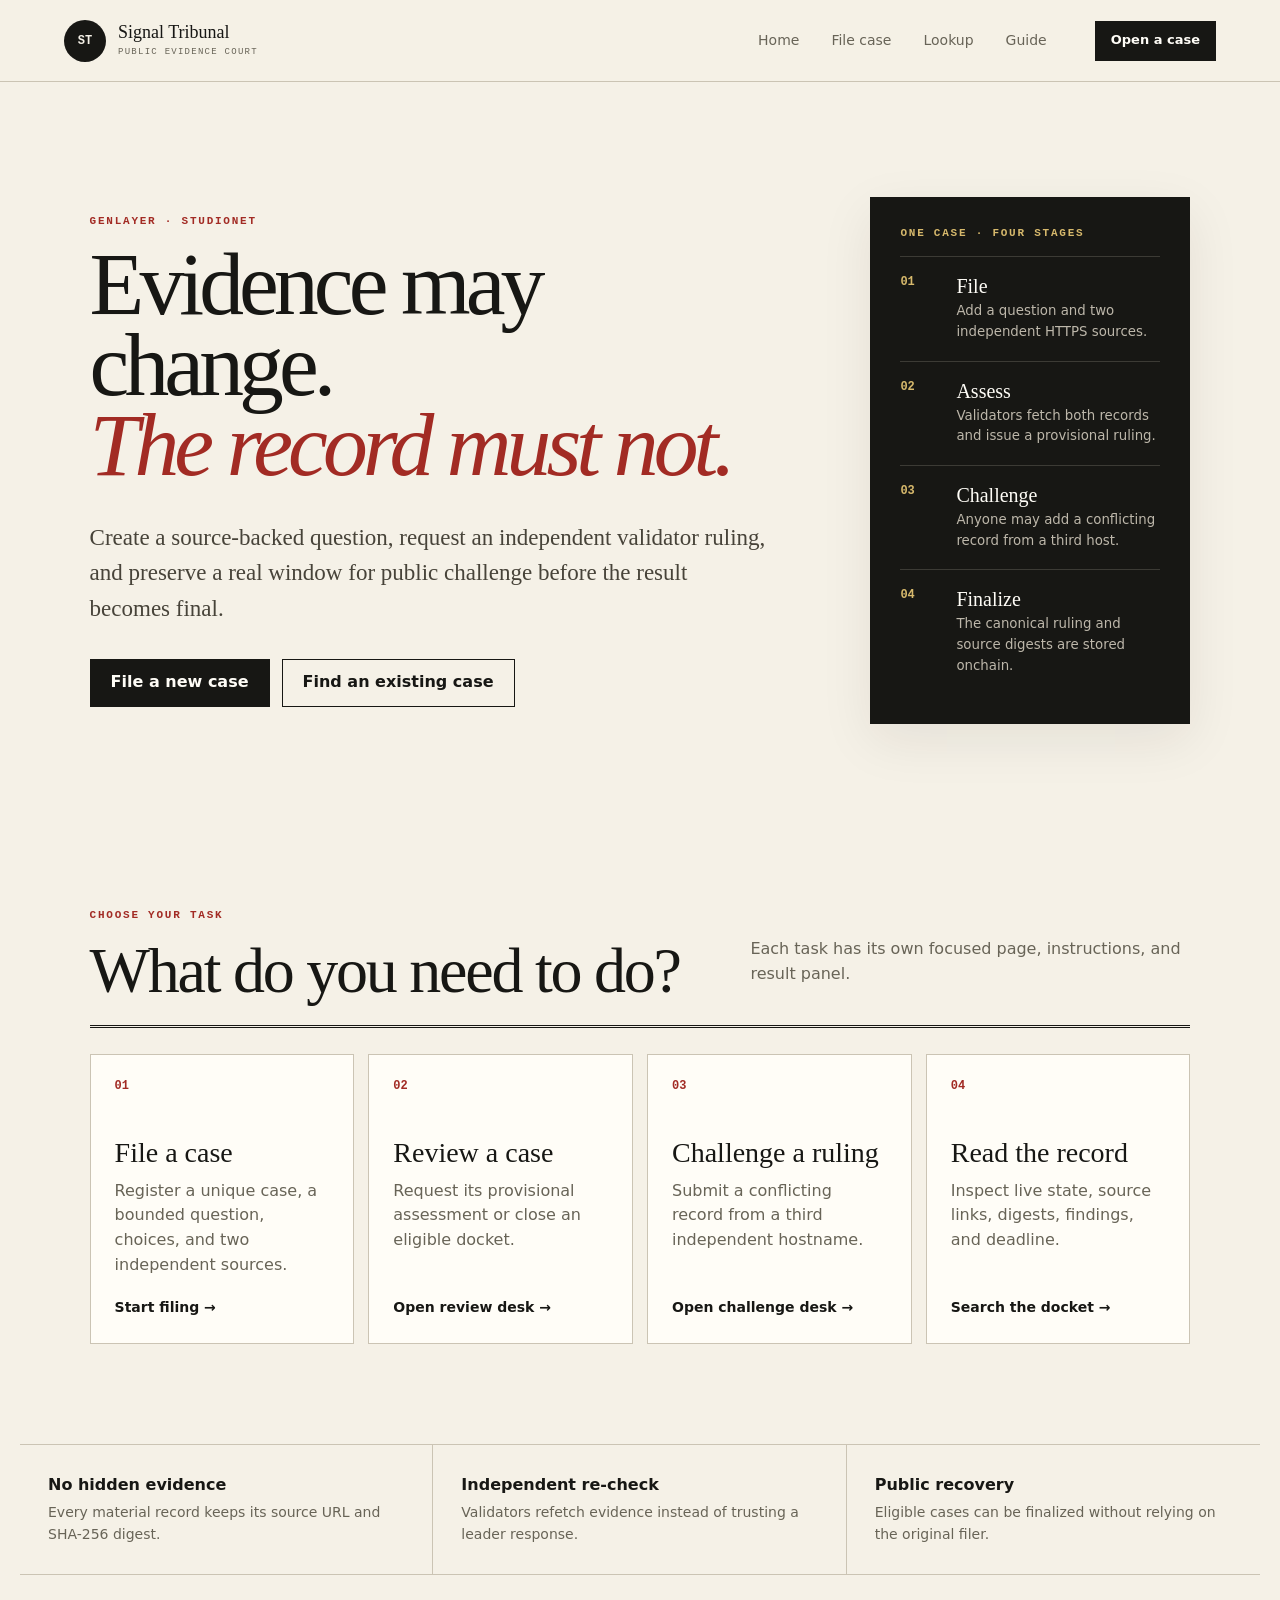
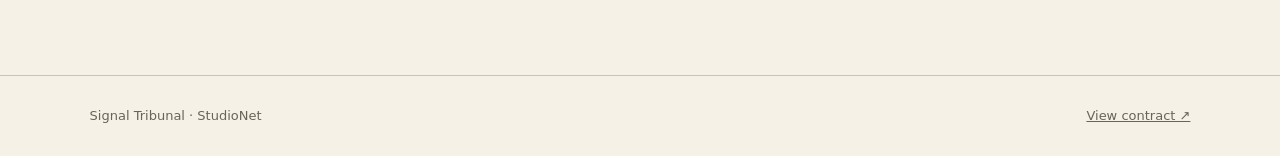
<file: docket_app/index.html>
<!doctype html><html lang="en"><head><meta charset="utf-8"><meta name="viewport" content="width=device-width,initial-scale=1"><meta name="description" content="Challengeable, validator-reviewed rulings on GenLayer."><title>Signal Tribunal · Public evidence court</title><link rel="stylesheet" href="./app.css?v=20260914c"></head><body data-page="home">
<header class="site-header"><a class="brand" href="./index.html"><span class="brand-mark">ST</span><span>Signal Tribunal<small>Public evidence court</small></span></a><nav aria-label="Main navigation"><a data-nav="home" href="./index.html">Home</a><a data-nav="file" href="./file.html">File case</a><a data-nav="lookup" href="./lookup.html">Lookup</a><a data-nav="guide" href="./guide.html">Guide</a></nav><a class="button compact" href="./file.html">Open a case</a></header>
<main><section class="hero"><div><p class="eyebrow">GENLAYER · STUDIONET</p><h1>Evidence may change.<br><em>The record must not.</em></h1><p class="lede">Create a source-backed question, request an independent validator ruling, and preserve a real window for public challenge before the result becomes final.</p><div class="actions"><a class="button" href="./file.html">File a new case</a><a class="button secondary" href="./lookup.html">Find an existing case</a></div></div><aside class="hero-card"><p class="eyebrow">ONE CASE · FOUR STAGES</p><ol class="steps"><li><span>01</span><div><b>File</b><small>Add a question and two independent HTTPS sources.</small></div></li><li><span>02</span><div><b>Assess</b><small>Validators fetch both records and issue a provisional ruling.</small></div></li><li><span>03</span><div><b>Challenge</b><small>Anyone may add a conflicting record from a third host.</small></div></li><li><span>04</span><div><b>Finalize</b><small>The canonical ruling and source digests are stored onchain.</small></div></li></ol></aside></section>
<section class="section"><div class="section-head"><div><p class="eyebrow">CHOOSE YOUR TASK</p><h2>What do you need to do?</h2></div><p>Each task has its own focused page, instructions, and result panel.</p></div><div class="task-grid"><a class="task-card" href="./file.html"><span>01</span><h3>File a case</h3><p>Register a unique case, a bounded question, choices, and two independent sources.</p><b>Start filing →</b></a><a class="task-card" href="./review.html"><span>02</span><h3>Review a case</h3><p>Request its provisional assessment or close an eligible docket.</p><b>Open review desk →</b></a><a class="task-card" href="./challenge.html"><span>03</span><h3>Challenge a ruling</h3><p>Submit a conflicting record from a third independent hostname.</p><b>Open challenge desk →</b></a><a class="task-card" href="./lookup.html"><span>04</span><h3>Read the record</h3><p>Inspect live state, source links, digests, findings, and deadline.</p><b>Search the docket →</b></a></div></section>
<section class="trust-strip"><div><b>No hidden evidence</b><span>Every material record keeps its source URL and SHA-256 digest.</span></div><div><b>Independent re-check</b><span>Validators refetch evidence instead of trusting a leader response.</span></div><div><b>Public recovery</b><span>Eligible cases can be finalized without relying on the original filer.</span></div></section></main>
<footer><span>Signal Tribunal · StudioNet</span><a href="https://explorer-studio.genlayer.com/address/0xCc2360351758b16E79A475C257Fb3160490b8CdD" target="_blank" rel="noreferrer">View contract ↗</a></footer><script type="module" src="./app.js?v=20260914c"></script></body></html>
</file>
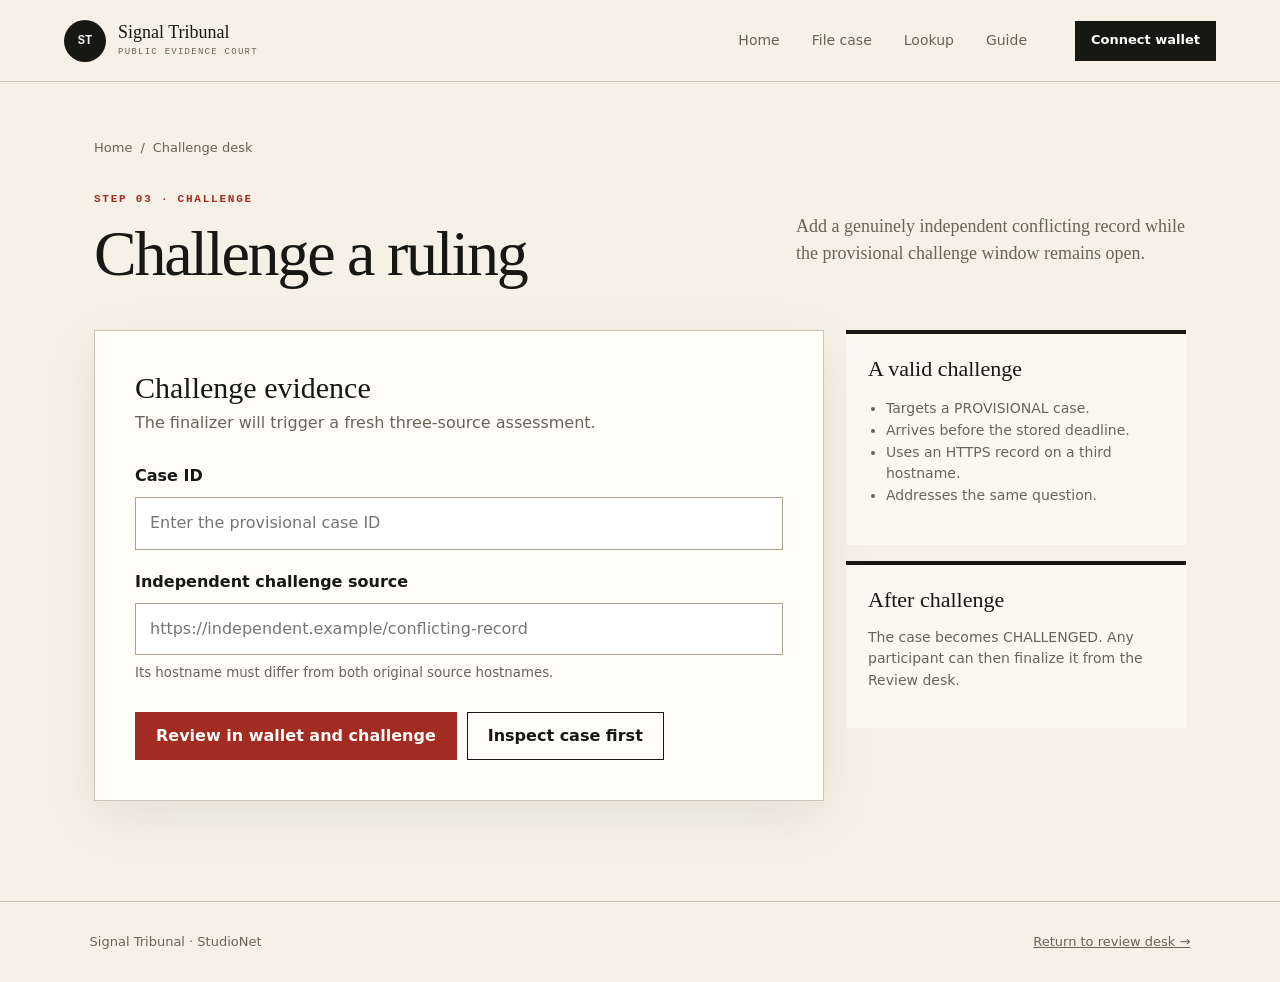
<file: docket_app/challenge.html>
<!doctype html><html lang="en"><head><meta charset="utf-8"><meta name="viewport" content="width=device-width,initial-scale=1"><title>Challenge a ruling · Signal Tribunal</title><link rel="stylesheet" href="./app.css?v=20260914c"></head><body data-page="challenge"><header class="site-header"><a class="brand" href="./index.html"><span class="brand-mark">ST</span><span>Signal Tribunal<small>Public evidence court</small></span></a><nav aria-label="Main navigation"><a data-nav="home" href="./index.html">Home</a><a data-nav="file" href="./file.html">File case</a><a data-nav="lookup" href="./lookup.html">Lookup</a><a data-nav="guide" href="./guide.html">Guide</a></nav><button class="button compact" id="connect" type="button" data-wallet>Connect wallet</button></header><main class="page-shell"><div class="breadcrumbs"><a href="./index.html">Home</a><span>/</span><span>Challenge desk</span></div><section class="page-intro"><div><p class="eyebrow">STEP 03 · CHALLENGE</p><h1>Challenge a ruling</h1></div><p>Add a genuinely independent conflicting record while the provisional challenge window remains open.</p></section><div class="workspace"><section class="panel"><h2>Challenge evidence</h2><p class="hint">The finalizer will trigger a fresh three-source assessment.</p><form id="challenge-form"><label class="field"><span>Case ID</span><input id="case-id" data-case-id required placeholder="Enter the provisional case ID"></label><label class="field"><span>Independent challenge source</span><input id="challenge-source" required type="url" pattern="https://.*" placeholder="https://independent.example/conflicting-record"><small>Its hostname must differ from both original source hostnames.</small></label><div class="panel-actions"><button class="button danger" type="submit">Review in wallet and challenge</button><a class="button secondary" href="./lookup.html">Inspect case first</a></div></form><div id="status" class="status-panel hidden"><span class="status-label">CHALLENGE STATUS</span><p data-status-text></p><div id="record" class="record"></div></div></section><aside><div class="sidebar-card"><h3>A valid challenge</h3><ul><li>Targets a PROVISIONAL case.</li><li>Arrives before the stored deadline.</li><li>Uses an HTTPS record on a third hostname.</li><li>Addresses the same question.</li></ul></div><div class="sidebar-card"><h3>After challenge</h3><p>The case becomes CHALLENGED. Any participant can then finalize it from the Review desk.</p></div></aside></div></main><footer><span>Signal Tribunal · StudioNet</span><a href="./review.html">Return to review desk →</a></footer><script type="module" src="./app.js?v=20260914c"></script></body></html>
</file>
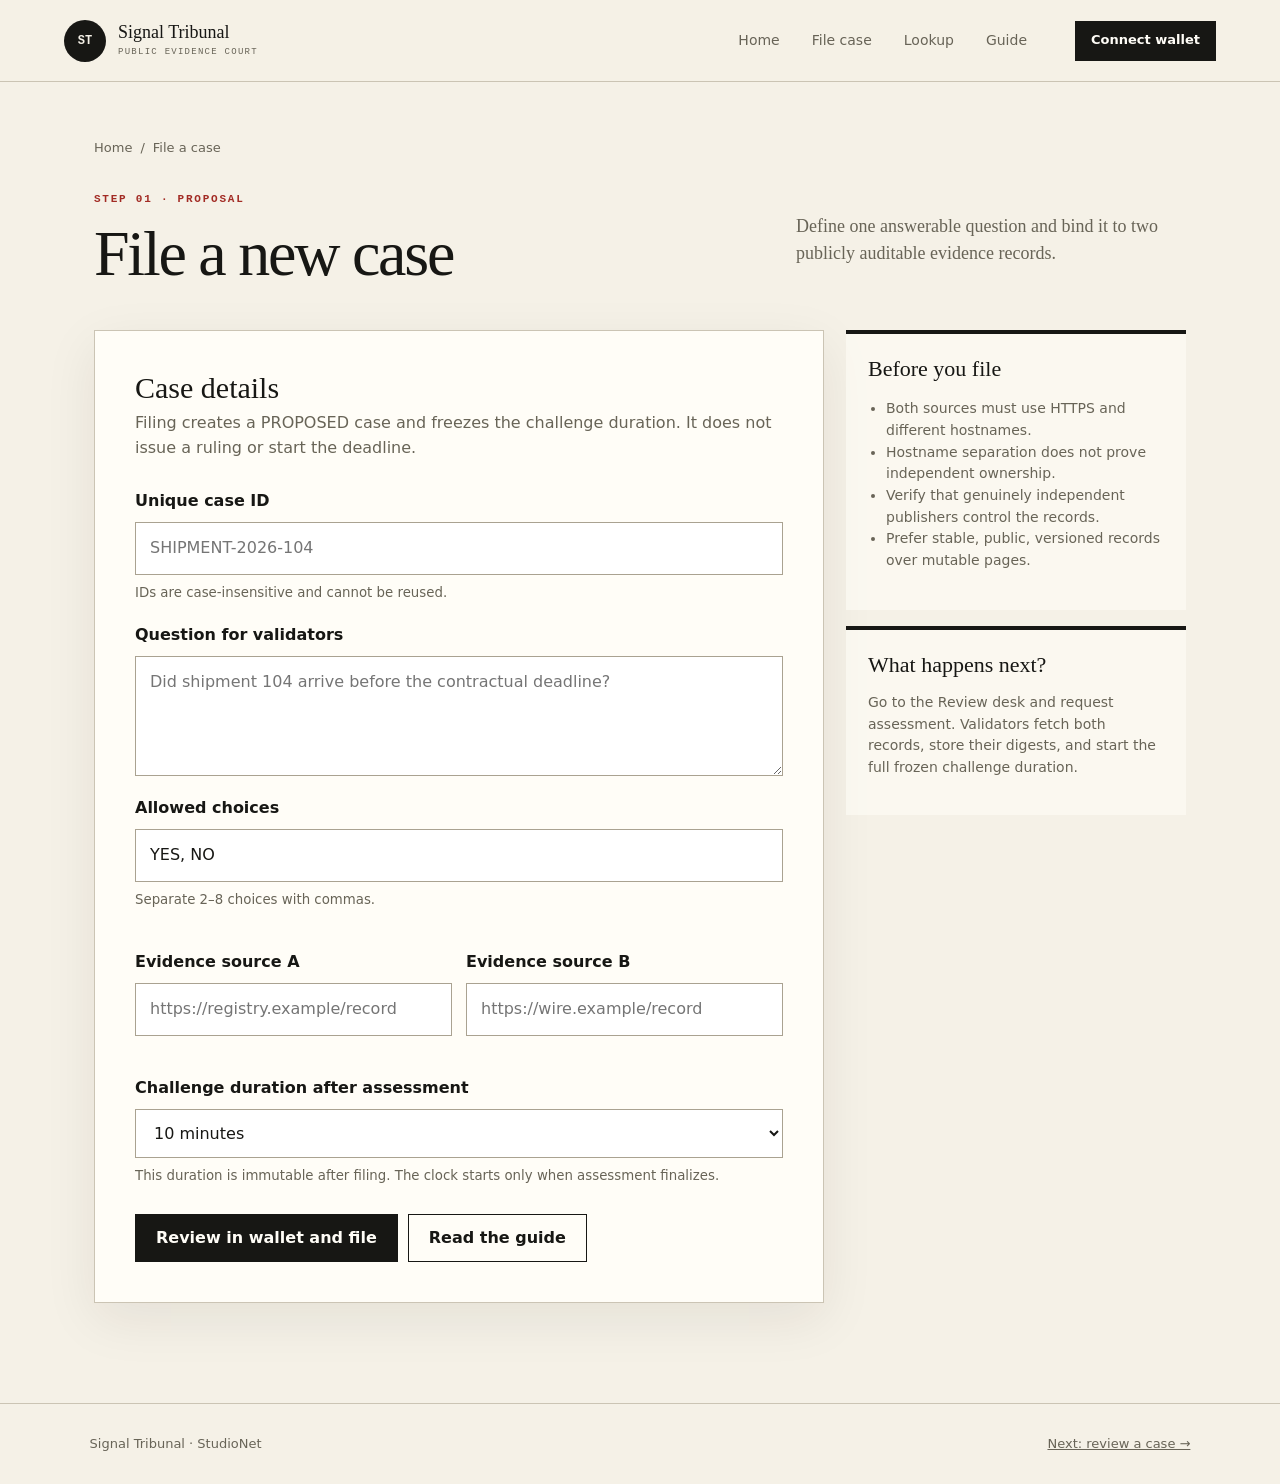
<file: docket_app/file.html>
<!doctype html>
<html lang="en">
<head>
  <meta charset="utf-8">
  <meta name="viewport" content="width=device-width,initial-scale=1">
  <title>File a case · Signal Tribunal</title>
  <link rel="stylesheet" href="./app.css?v=20260914c">
</head>
<body data-page="file">
  <header class="site-header">
    <a class="brand" href="./index.html"><span class="brand-mark">ST</span><span>Signal Tribunal<small>Public evidence court</small></span></a>
    <nav aria-label="Main navigation"><a data-nav="home" href="./index.html">Home</a><a data-nav="file" href="./file.html">File case</a><a data-nav="lookup" href="./lookup.html">Lookup</a><a data-nav="guide" href="./guide.html">Guide</a></nav>
    <button class="button compact" id="connect" type="button" data-wallet>Connect wallet</button>
  </header>
  <main class="page-shell">
    <div class="breadcrumbs"><a href="./index.html">Home</a><span>/</span><span>File a case</span></div>
    <section class="page-intro"><div><p class="eyebrow">STEP 01 · PROPOSAL</p><h1>File a new case</h1></div><p>Define one answerable question and bind it to two publicly auditable evidence records.</p></section>
    <div class="workspace">
      <section class="panel">
        <h2>Case details</h2>
        <p class="hint">Filing creates a PROPOSED case and freezes the challenge duration. It does not issue a ruling or start the deadline.</p>
        <form id="file-form">
          <label class="field"><span>Unique case ID</span><input id="case-id" data-case-id required maxlength="72" placeholder="SHIPMENT-2026-104"><small>IDs are case-insensitive and cannot be reused.</small></label>
          <label class="field"><span>Question for validators</span><textarea id="question" required minlength="20" maxlength="1000" placeholder="Did shipment 104 arrive before the contractual deadline?"></textarea></label>
          <label class="field"><span>Allowed choices</span><input id="choices" required value="YES, NO"><small>Separate 2–8 choices with commas.</small></label>
          <div class="split">
            <label class="field"><span>Evidence source A</span><input id="source-a" required type="url" pattern="https://.*" placeholder="https://registry.example/record"></label>
            <label class="field"><span>Evidence source B</span><input id="source-b" required type="url" pattern="https://.*" placeholder="https://wire.example/record"></label>
          </div>
          <label class="field"><span>Challenge duration after assessment</span><select id="window"><option value="600">10 minutes</option><option value="3600">1 hour</option><option value="86400">24 hours</option></select><small>This duration is immutable after filing. The clock starts only when assessment finalizes.</small></label>
          <div class="panel-actions"><button class="button" type="submit">Review in wallet and file</button><a class="button secondary" href="./guide.html">Read the guide</a></div>
        </form>
        <div id="status" class="status-panel hidden"><span class="status-label">TRANSACTION STATUS</span><p data-status-text></p><div id="record" class="record"></div></div>
      </section>
      <aside>
        <div class="sidebar-card"><h3>Before you file</h3><ul><li>Both sources must use HTTPS and different hostnames.</li><li>Hostname separation does not prove independent ownership.</li><li>Verify that genuinely independent publishers control the records.</li><li>Prefer stable, public, versioned records over mutable pages.</li></ul></div>
        <div class="sidebar-card"><h3>What happens next?</h3><p>Go to the Review desk and request assessment. Validators fetch both records, store their digests, and start the full frozen challenge duration.</p></div>
      </aside>
    </div>
  </main>
  <footer><span>Signal Tribunal · StudioNet</span><a href="./review.html">Next: review a case →</a></footer>
  <script type="module" src="./app.js?v=20260914c"></script>
</body>
</html>
</file>
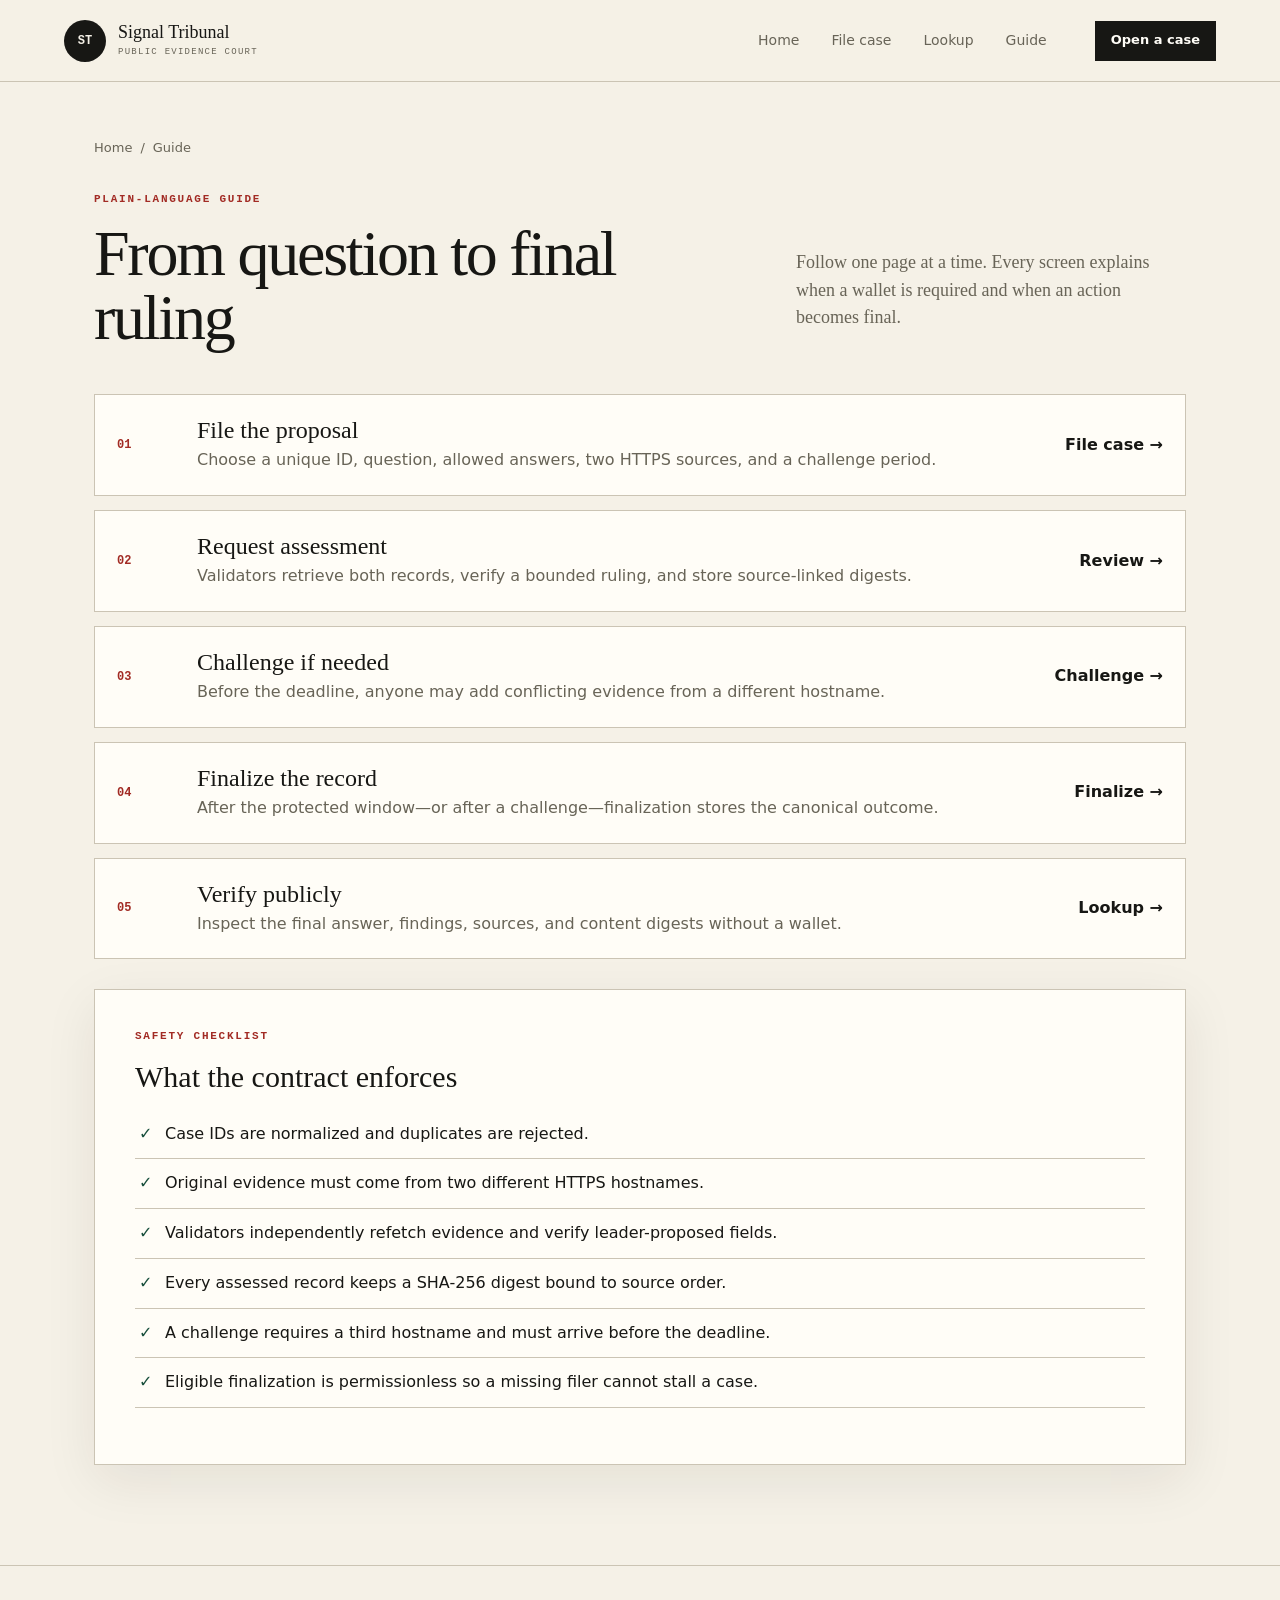
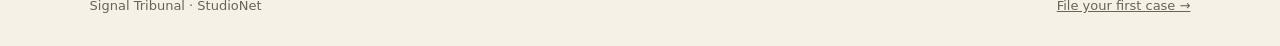
<file: docket_app/guide.html>
<!doctype html><html lang="en"><head><meta charset="utf-8"><meta name="viewport" content="width=device-width,initial-scale=1"><title>How it works · Signal Tribunal</title><link rel="stylesheet" href="./app.css?v=20260914c"></head><body data-page="guide"><header class="site-header"><a class="brand" href="./index.html"><span class="brand-mark">ST</span><span>Signal Tribunal<small>Public evidence court</small></span></a><nav aria-label="Main navigation"><a data-nav="home" href="./index.html">Home</a><a data-nav="file" href="./file.html">File case</a><a data-nav="lookup" href="./lookup.html">Lookup</a><a data-nav="guide" href="./guide.html">Guide</a></nav><a class="button compact" href="./file.html">Open a case</a></header><main class="page-shell"><div class="breadcrumbs"><a href="./index.html">Home</a><span>/</span><span>Guide</span></div><section class="page-intro"><div><p class="eyebrow">PLAIN-LANGUAGE GUIDE</p><h1>From question to final ruling</h1></div><p>Follow one page at a time. Every screen explains when a wallet is required and when an action becomes final.</p></section><section class="route-cards"><a class="route-card" href="./file.html"><span>01</span><div><h3>File the proposal</h3><p>Choose a unique ID, question, allowed answers, two HTTPS sources, and a challenge period.</p></div><strong>File case →</strong></a><a class="route-card" href="./review.html"><span>02</span><div><h3>Request assessment</h3><p>Validators retrieve both records, verify a bounded ruling, and store source-linked digests.</p></div><strong>Review →</strong></a><a class="route-card" href="./challenge.html"><span>03</span><div><h3>Challenge if needed</h3><p>Before the deadline, anyone may add conflicting evidence from a different hostname.</p></div><strong>Challenge →</strong></a><a class="route-card" href="./review.html"><span>04</span><div><h3>Finalize the record</h3><p>After the protected window—or after a challenge—finalization stores the canonical outcome.</p></div><strong>Finalize →</strong></a><a class="route-card" href="./lookup.html"><span>05</span><div><h3>Verify publicly</h3><p>Inspect the final answer, findings, sources, and content digests without a wallet.</p></div><strong>Lookup →</strong></a></section><section class="panel" style="margin-top:30px"><p class="eyebrow">SAFETY CHECKLIST</p><h2>What the contract enforces</h2><ul class="checklist"><li>Case IDs are normalized and duplicates are rejected.</li><li>Original evidence must come from two different HTTPS hostnames.</li><li>Validators independently refetch evidence and verify leader-proposed fields.</li><li>Every assessed record keeps a SHA-256 digest bound to source order.</li><li>A challenge requires a third hostname and must arrive before the deadline.</li><li>Eligible finalization is permissionless so a missing filer cannot stall a case.</li></ul></section></main><footer><span>Signal Tribunal · StudioNet</span><a href="./file.html">File your first case →</a></footer><script type="module" src="./app.js?v=20260914c"></script></body></html>
</file>
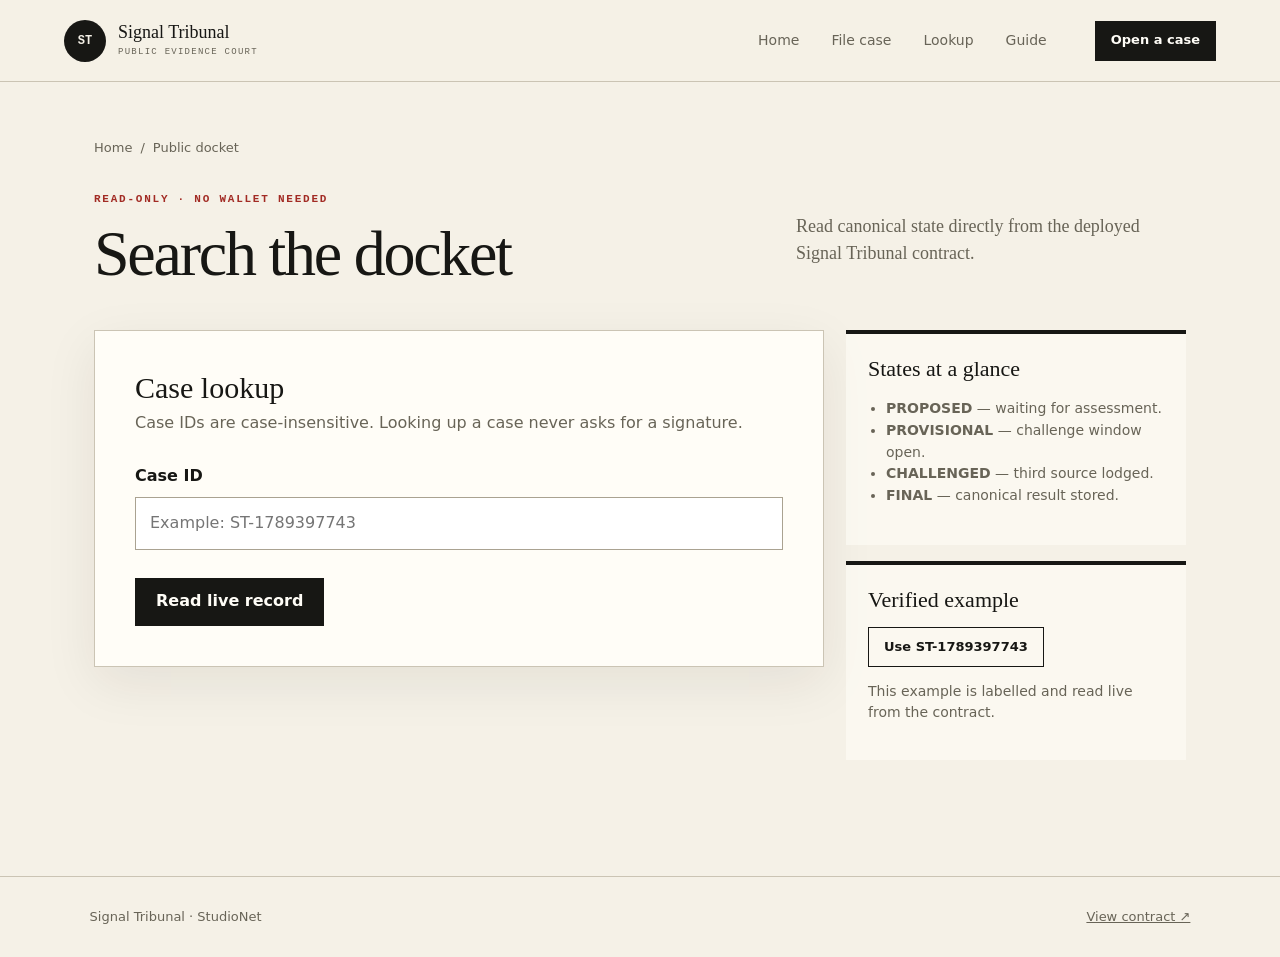
<file: docket_app/lookup.html>
<!doctype html><html lang="en"><head><meta charset="utf-8"><meta name="viewport" content="width=device-width,initial-scale=1"><title>Lookup a case · Signal Tribunal</title><link rel="stylesheet" href="./app.css?v=20260914c"></head><body data-page="lookup"><header class="site-header"><a class="brand" href="./index.html"><span class="brand-mark">ST</span><span>Signal Tribunal<small>Public evidence court</small></span></a><nav aria-label="Main navigation"><a data-nav="home" href="./index.html">Home</a><a data-nav="file" href="./file.html">File case</a><a data-nav="lookup" href="./lookup.html">Lookup</a><a data-nav="guide" href="./guide.html">Guide</a></nav><a class="button compact" href="./file.html">Open a case</a></header><main class="page-shell"><div class="breadcrumbs"><a href="./index.html">Home</a><span>/</span><span>Public docket</span></div><section class="page-intro"><div><p class="eyebrow">READ-ONLY · NO WALLET NEEDED</p><h1>Search the docket</h1></div><p>Read canonical state directly from the deployed Signal Tribunal contract.</p></section><div class="workspace"><section class="panel"><h2>Case lookup</h2><p class="hint">Case IDs are case-insensitive. Looking up a case never asks for a signature.</p><form id="lookup-form"><label class="field"><span>Case ID</span><input id="case-id" data-case-id required placeholder="Example: ST-1789397743"></label><div class="panel-actions"><button class="button" type="submit">Read live record</button></div></form><div id="status" class="status-panel hidden"><span class="status-label">PUBLIC RECORD</span><p data-status-text></p><div id="record" class="record"></div></div></section><aside><div class="sidebar-card"><h3>States at a glance</h3><ul><li><b>PROPOSED</b> — waiting for assessment.</li><li><b>PROVISIONAL</b> — challenge window open.</li><li><b>CHALLENGED</b> — third source lodged.</li><li><b>FINAL</b> — canonical result stored.</li></ul></div><div class="sidebar-card"><h3>Verified example</h3><p><button type="button" class="button secondary compact" id="example">Use ST-1789397743</button></p><p>This example is labelled and read live from the contract.</p></div></aside></div></main><footer><span>Signal Tribunal · StudioNet</span><a href="https://explorer-studio.genlayer.com/address/0xCc2360351758b16E79A475C257Fb3160490b8CdD" target="_blank" rel="noreferrer">View contract ↗</a></footer><script type="module" src="./app.js?v=20260914c"></script><script>document.getElementById('example').onclick=()=>document.getElementById('case-id').value='ST-1789397743'</script></body></html>
</file>
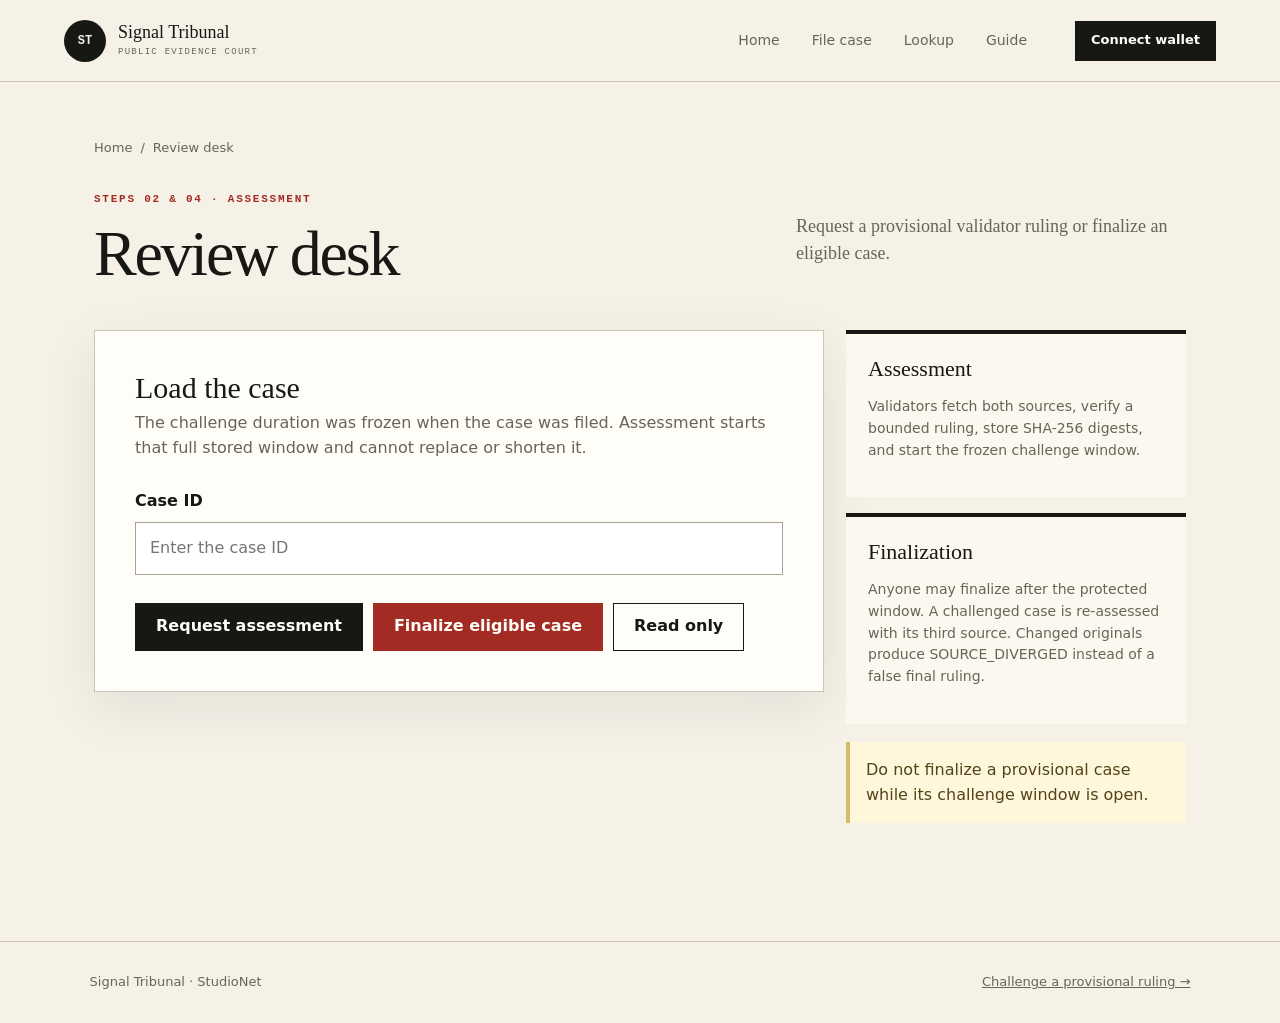
<file: docket_app/review.html>
<!doctype html>
<html lang="en">
<head>
  <meta charset="utf-8">
  <meta name="viewport" content="width=device-width,initial-scale=1">
  <title>Review a case · Signal Tribunal</title>
  <link rel="stylesheet" href="./app.css?v=20260914c">
</head>
<body data-page="review">
  <header class="site-header">
    <a class="brand" href="./index.html"><span class="brand-mark">ST</span><span>Signal Tribunal<small>Public evidence court</small></span></a>
    <nav aria-label="Main navigation"><a data-nav="home" href="./index.html">Home</a><a data-nav="file" href="./file.html">File case</a><a data-nav="lookup" href="./lookup.html">Lookup</a><a data-nav="guide" href="./guide.html">Guide</a></nav>
    <button class="button compact" id="connect" type="button" data-wallet>Connect wallet</button>
  </header>
  <main class="page-shell">
    <div class="breadcrumbs"><a href="./index.html">Home</a><span>/</span><span>Review desk</span></div>
    <section class="page-intro"><div><p class="eyebrow">STEPS 02 & 04 · ASSESSMENT</p><h1>Review desk</h1></div><p>Request a provisional validator ruling or finalize an eligible case.</p></section>
    <div class="workspace">
      <section class="panel">
        <h2>Load the case</h2>
        <p class="hint">The challenge duration was frozen when the case was filed. Assessment starts that full stored window and cannot replace or shorten it.</p>
        <label class="field"><span>Case ID</span><input id="case-id" data-case-id required placeholder="Enter the case ID"></label>
        <div class="panel-actions"><button class="button" id="assess" type="button">Request assessment</button><button class="button danger" id="finalize" type="button">Finalize eligible case</button><a class="button secondary" href="./lookup.html">Read only</a></div>
        <div id="status" class="status-panel hidden"><span class="status-label">CASE STATUS</span><p data-status-text></p><div id="record" class="record"></div></div>
      </section>
      <aside>
        <div class="sidebar-card"><h3>Assessment</h3><p>Validators fetch both sources, verify a bounded ruling, store SHA-256 digests, and start the frozen challenge window.</p></div>
        <div class="sidebar-card"><h3>Finalization</h3><p>Anyone may finalize after the protected window. A challenged case is re-assessed with its third source. Changed originals produce SOURCE_DIVERGED instead of a false final ruling.</p></div>
        <div class="notice">Do not finalize a provisional case while its challenge window is open.</div>
      </aside>
    </div>
  </main>
  <footer><span>Signal Tribunal · StudioNet</span><a href="./challenge.html">Challenge a provisional ruling →</a></footer>
  <script type="module" src="./app.js?v=20260914c"></script>
</body>
</html>
</file>
<file: docket_app/app.css>
:root{--ink:#171714;--paper:#f5f1e7;--white:#fffdf7;--line:#cbc4b4;--muted:#686457;--red:#a22b24;--green:#174e3b;--gold:#d7b96c;--shadow:0 16px 50px rgba(35,30,20,.08)}*{box-sizing:border-box}html{scroll-behavior:smooth}body{margin:0;background:var(--paper);color:var(--ink);font:16px/1.55 Inter,ui-sans-serif,system-ui,-apple-system,"Segoe UI",sans-serif}a{color:inherit}button,input,textarea,select{font:inherit}.site-header{min-height:82px;padding:14px clamp(20px,5vw,72px);border-bottom:1px solid var(--line);display:flex;align-items:center;gap:36px;background:rgba(245,241,231,.96);position:sticky;top:0;z-index:20;backdrop-filter:blur(12px)}.brand{display:flex;align-items:center;gap:12px;text-decoration:none;font-family:Georgia,serif;font-size:18px;line-height:1.05;white-space:nowrap}.brand small{display:block;margin-top:5px;color:var(--muted);font:9px/1.2 ui-monospace,monospace;letter-spacing:.14em;text-transform:uppercase}.brand-mark{display:grid;place-items:center;width:42px;height:42px;border-radius:50%;color:var(--paper);background:var(--ink);font:700 12px ui-monospace,monospace}nav{display:flex;gap:8px;margin-left:auto}nav a{padding:9px 12px;border-radius:999px;text-decoration:none;color:var(--muted);font-size:14px}nav a:hover,nav a[aria-current="page"]{background:var(--white);color:var(--ink);box-shadow:0 0 0 1px var(--line)}.button{display:inline-flex;align-items:center;justify-content:center;min-height:48px;padding:0 20px;border:1px solid var(--ink);background:var(--ink);color:var(--white);text-decoration:none;font-weight:750;cursor:pointer;transition:.18s ease}.button:hover{transform:translateY(-1px);box-shadow:0 8px 20px rgba(23,23,20,.15)}.button.secondary{background:transparent;color:var(--ink)}.button.compact{min-height:40px;padding:0 15px;font-size:13px}.button.danger{background:var(--red);border-color:var(--red)}.button:disabled{opacity:.45;cursor:not-allowed}.hero{max-width:1440px;margin:auto;padding:clamp(64px,9vw,130px) clamp(24px,7vw,100px);display:grid;grid-template-columns:minmax(0,1.4fr) minmax(320px,.6fr);gap:clamp(45px,8vw,120px);align-items:center}.eyebrow{margin:0 0 16px;color:var(--red);font:700 11px/1.2 ui-monospace,monospace;letter-spacing:.16em}.hero h1{font:400 clamp(3.4rem,7vw,7.6rem)/.9 Georgia,serif;letter-spacing:-.055em;margin:0 0 34px}.hero h1 em{color:var(--red);font-weight:400}.lede{max-width:760px;color:#474339;font:clamp(18px,2vw,23px)/1.55 Georgia,serif}.actions{display:flex;flex-wrap:wrap;gap:12px;margin-top:32px}.hero-card{background:var(--ink);color:var(--white);padding:30px;box-shadow:var(--shadow)}.hero-card .eyebrow{color:var(--gold)}.steps{list-style:none;padding:0;margin:0}.steps li{display:grid;grid-template-columns:42px 1fr;gap:14px;padding:18px 0;border-top:1px solid #3c3b35}.steps li>span{color:var(--gold);font:700 12px ui-monospace,monospace}.steps b{display:block;font:20px Georgia,serif}.steps small{display:block;color:#bdb7aa;margin-top:3px}.section{max-width:1440px;margin:auto;padding:70px clamp(24px,7vw,100px)}.section-head{display:flex;justify-content:space-between;gap:40px;align-items:end;border-bottom:3px double var(--ink);padding-bottom:22px;margin-bottom:26px}.section-head h2,.page-intro h1{font:400 clamp(2.5rem,5vw,5rem)/1 Georgia,serif;letter-spacing:-.035em;margin:0}.section-head>p{max-width:440px;color:var(--muted)}.task-grid{display:grid;grid-template-columns:repeat(4,1fr);gap:14px}.task-card{min-height:290px;padding:24px;border:1px solid var(--line);background:var(--white);text-decoration:none;display:flex;flex-direction:column;transition:.18s}.task-card:hover{transform:translateY(-4px);border-color:var(--ink);box-shadow:var(--shadow)}.task-card>span{color:var(--red);font:700 12px ui-monospace,monospace}.task-card h3{font:400 28px Georgia,serif;margin:44px 0 10px}.task-card p{color:var(--muted);margin:0}.task-card b{margin-top:auto;font-size:14px}.trust-strip{max-width:1240px;margin:30px auto 100px;border-block:1px solid var(--line);display:grid;grid-template-columns:repeat(3,1fr)}.trust-strip div{padding:28px;border-right:1px solid var(--line)}.trust-strip div:last-child{border:0}.trust-strip b,.trust-strip span{display:block}.trust-strip span{color:var(--muted);font-size:14px;margin-top:5px}footer{padding:30px clamp(24px,7vw,100px);display:flex;justify-content:space-between;border-top:1px solid var(--line);font-size:13px;color:var(--muted)}
.page-shell{max-width:1220px;margin:auto;padding:56px clamp(22px,5vw,70px) 100px}.breadcrumbs{display:flex;gap:8px;color:var(--muted);font-size:13px;margin-bottom:35px}.breadcrumbs a{text-decoration:none}.page-intro{display:grid;grid-template-columns:1fr minmax(240px,390px);gap:40px;align-items:end;margin-bottom:44px}.page-intro p:last-child{color:var(--muted);font:18px/1.55 Georgia,serif}.workspace{display:grid;grid-template-columns:minmax(0,1fr) 340px;gap:22px;align-items:start}.panel{background:var(--white);border:1px solid var(--line);padding:clamp(22px,4vw,40px);box-shadow:var(--shadow)}.panel h2{font:400 30px Georgia,serif;margin:0 0 6px}.panel .hint{color:var(--muted);margin:0 0 28px}.field{display:grid;gap:8px;margin:20px 0}.field>span{font-weight:750}.field small{color:var(--muted)}input,textarea,select{width:100%;border:1px solid #aaa291;background:#fff;padding:13px 14px;color:var(--ink);border-radius:0}textarea{min-height:120px;resize:vertical}input:focus,textarea:focus,select:focus{outline:3px solid rgba(23,78,59,.16);border-color:var(--green)}.split{display:grid;grid-template-columns:1fr 1fr;gap:14px}.panel-actions{display:flex;gap:10px;flex-wrap:wrap;margin-top:28px}.sidebar-card{border-top:4px solid var(--ink);background:rgba(255,253,247,.6);padding:22px;margin-bottom:16px}.sidebar-card h3{font:400 22px Georgia,serif;margin:0 0 10px}.sidebar-card p,.sidebar-card li{font-size:14px;color:var(--muted)}.sidebar-card ul{padding-left:18px}.status-panel{margin-top:22px;border:1px solid var(--line);background:var(--ink);color:var(--white);padding:24px;min-height:140px}.status-panel[data-tone="error"]{background:#561c18}.status-panel[data-tone="success"]{background:var(--green)}.status-label{display:block;color:var(--gold);font:700 10px ui-monospace,monospace;letter-spacing:.15em;margin-bottom:10px}.status-panel p{margin:0;white-space:pre-wrap;overflow-wrap:anywhere}.record{display:grid;gap:14px;margin-top:18px}.record-row{display:grid;grid-template-columns:150px 1fr;gap:18px;padding:13px 0;border-bottom:1px solid #45443e}.record-row b{color:#c9c2b4;font-size:12px;text-transform:uppercase;letter-spacing:.08em}.record-row span,.record-row a{overflow-wrap:anywhere}.record-row a{color:#fff}.state-pill{display:inline-flex;width:max-content;padding:5px 9px;border:1px solid var(--gold);color:var(--gold);font-weight:750;font-size:12px}.route-cards{display:grid;gap:14px}.route-card{display:grid;grid-template-columns:60px 1fr auto;gap:20px;align-items:center;padding:22px;background:var(--white);border:1px solid var(--line);text-decoration:none}.route-card>span{font:700 12px ui-monospace,monospace;color:var(--red)}.route-card h3{margin:0;font:400 24px Georgia,serif}.route-card p{margin:4px 0 0;color:var(--muted)}.route-card:hover{border-color:var(--ink)}.notice{padding:16px;border-left:4px solid var(--gold);background:#fff7dc;color:#524419;margin:18px 0}.checklist{list-style:none;padding:0}.checklist li{padding:12px 0 12px 30px;border-bottom:1px solid var(--line);position:relative}.checklist li:before{content:'✓';position:absolute;left:4px;color:var(--green);font-weight:900}.hidden{display:none!important}
@media(max-width:980px){.site-header{flex-wrap:wrap;gap:12px}.site-header nav{order:3;width:100%;overflow:auto;margin:0}.site-header>.button{margin-left:auto}.hero,.page-intro,.workspace{grid-template-columns:1fr}.task-grid{grid-template-columns:1fr 1fr}.trust-strip{grid-template-columns:1fr}.trust-strip div{border-right:0;border-bottom:1px solid var(--line)}}@media(max-width:620px){.site-header{position:static;padding:14px 18px}.brand small,.site-header>.button{display:none}nav a{padding:8px 10px}.hero{padding-top:55px}.task-grid,.split{grid-template-columns:1fr}.task-card{min-height:230px}.section-head{display:block}.route-card{grid-template-columns:38px 1fr}.route-card>strong{display:none}.record-row{grid-template-columns:1fr;gap:4px}footer{display:grid;gap:8px}}@media(prefers-reduced-motion:reduce){*{scroll-behavior:auto!important;transition:none!important}}
</file>
